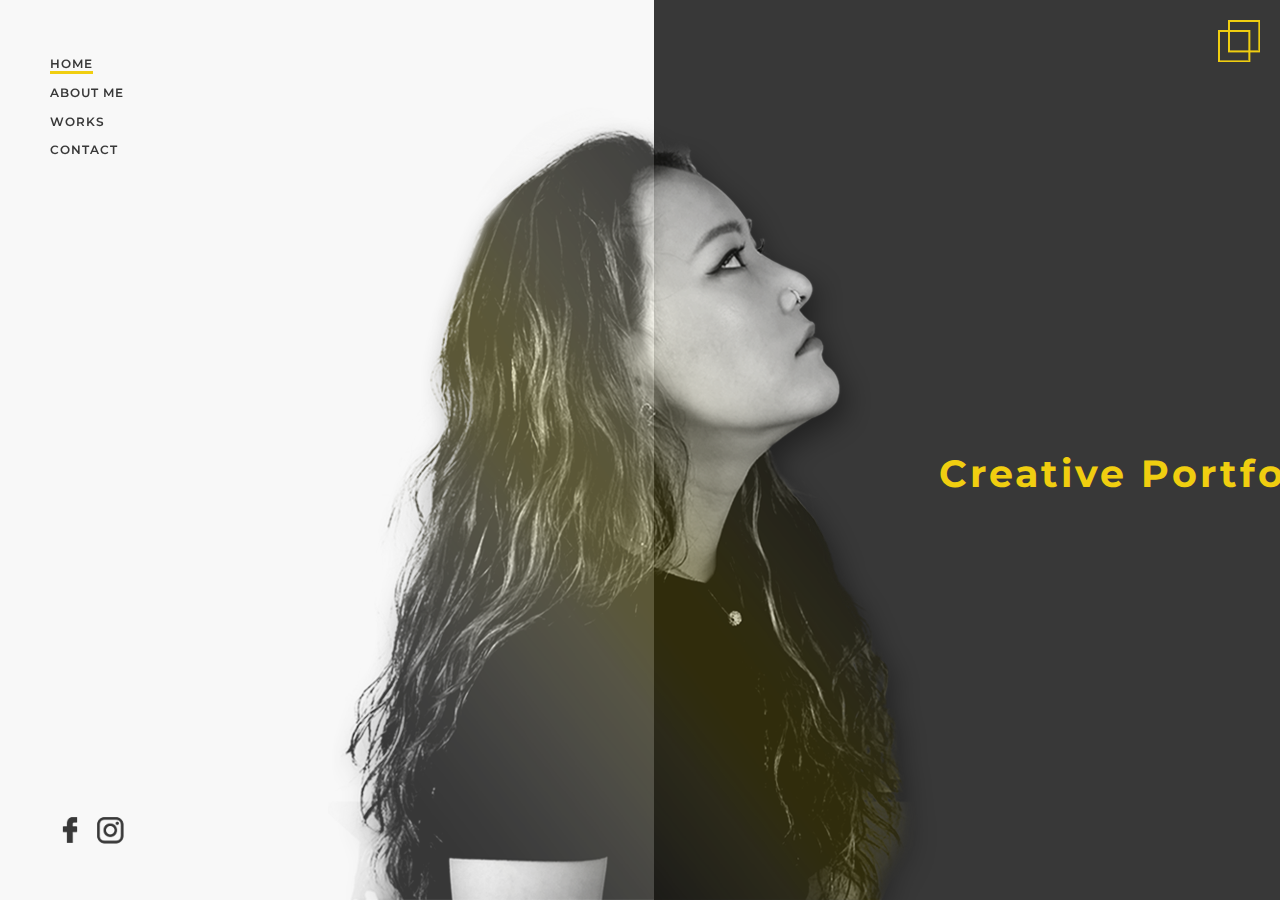
<file: index.html>
<!doctype html>
<html lang="ko">
	<head>
		<meta charset="utf-8">
		<title>Heesu's Portfolio</title>
		<link href="https://fonts.googleapis.com/css2?family=Montserrat:ital,wght@0,400;0,500;0,600;0,700;1,400;1,500;1,600;1,700&family=Nanum+Gothic:wght@400;700;800&display=swap" rel="stylesheet">
		<link href="css/common.css" rel="stylesheet">
		<link href="css/index.css" rel="stylesheet">
		<script src="js/jquery-1.12.3.js"></script>
		<script src="js/common.js"></script>
		<script src="js/index.js"></script>
	</head>
	<body>
		<header>
			<ul>
				<li><a class="hover" href="index.html">HOME</a></li>
				<li><a href="aboutme.html">ABOUT ME</a></li>
				<li class="works"><a href="#" >WORKS</a>
					<ul class="sub">
						<li><a href="logo.html">- LOGOFOLIO</a></li>
						<li><a href="web.html">- WEB DESIGN</a></li>
						<li><a href="print.html">- PRINT PRODUCT</a></li>
					</ul>
				</li>
				<li><a href="contact.html">CONTACT</a></li>
			</ul>
			<img src="images/mark.png" alt="mark">
		</header>

		<section class="index">
			<h1>Creative Portfolio</h1>
			<h2>Heesu Park /  Designer & Publisher</h2>
			<a href="http://facebook.com" target="_blank"><img src="images/facebook.png" alt="facebook"></a>
			<a href="http://instagram.com" target="_blank"><img src="images/instagram.png" alt="instagram"></a>
			<p></p>
		</section>
	</body>
</html>
</file>
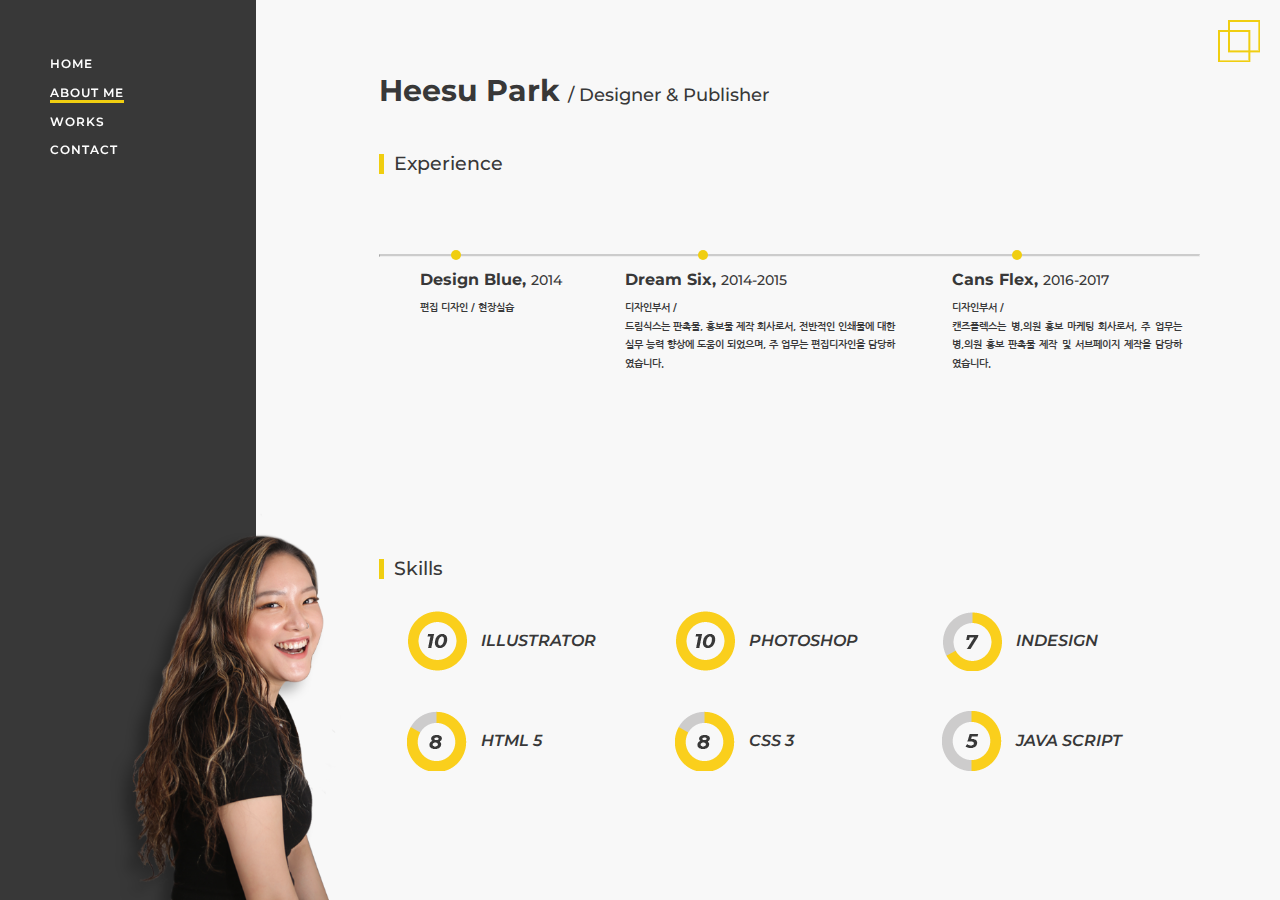
<file: aboutme.html>
<!doctype html>
<html lang="ko">

<head>
	<meta charset="utf-8">
	<title>Heesu's Portfolio</title>
	<link href="https://fonts.googleapis.com/css2?family=Montserrat:ital,wght@0,400;0,500;0,600;0,700;1,400;1,500;1,600;1,700&family=Nanum+Gothic:wght@400;700;800&display=swap" rel="stylesheet">
	<link href="css/common.css" rel="stylesheet">
	<link href="css/aboutme.css" rel="stylesheet">
	<script src="js/jquery-1.12.3.js"></script>
	<script src="js/common.js"></script>
</head>

<body>
	<header>
		<ul>
			<li><a href="index.html">HOME</a></li>
			<li><a class="hover" href="aboutme.html">ABOUT ME</a></li>
			<li class="works"><a href="#">WORKS</a>
				<ul class="sub">
					<li><a href="logo.html">- LOGOFOLIO</a></li>
					<li><a href="web.html">- WEB DESIGN</a></li>
					<li><a href="print.html">- PRINT PRODUCT</a></li>
				</ul>
			</li>
			<li><a href="contact.html">CONTACT</a></li>
		</ul>
		<img src="images/mark.png" alt="mark">
	</header>

	<div class="aboutme">
		<div class="bg"></div>
		<img src="images/aboutme-img.png" alt="aboutme-img">
		<section class="page1">
			<h2>Heesu Park <span> / Designer & Publisher</span></h2>
			<div class="experience">
				<p></p>
				<h3>Experience</h3>
				<hr>
				<ul>
					<li>
						<p class="circle"></p>
						<h4>Design Blue, <span>2014</span></h4>
						<p>편집 디자인 / 현장실습</p>
					</li>
					<li>
						<p class="circle"></p>
						<h4>Dream Six, <span>2014-2015</span></h4>
						<p>디자인부서 /<br>
							드림식스는 판촉물, 홍보물 제작 회사로서, 전반적인 인쇄물에 대한 실무 능력 향상에 도움이
							되었으며, 주 업무는 편집디자인을 담당하였습니다.</p>
					</li>
					<li>
						<p class="circle"></p>
						<h4>Cans Flex, <span>2016-2017</span></h4>
						<p>디자인부서 /<br>
							캔즈플렉스는 병,의원 홍보 마케팅 회사로서, 주 업무는 병,의원 홍보 판촉물 제작 및 서브페이지
							제작을 담당하였습니다.</p>
					</li>
				</ul>
			</div>
			<div class="skills">
				<p></p>
				<h3>Skills</h3>
				<ul>
					<li>
						<img src="images/illustrator.png" alt="icon">
						<p>ILLUSTRATOR</p>
					</li>
					<li>
						<img src="images/illustrator.png" alt="icon">
						<p>PHOTOSHOP</p>
					</li>
					<li>
						<img src="images/indesign.png" alt="icon">
						<p>INDESIGN</p>
					</li>
					<li>
						<img src="images/html5.png" alt="icon">
						<p>HTML 5</p>
					</li>
					<li>
						<img src="images/html5.png" alt="icon">
						<p>CSS 3</p>
					</li>
					<li>
						<img src="images/java.png" alt="icon">
						<p>JAVA SCRIPT</p>
					</li>
				</ul>
			</div>
			<!-- <p><img src="images/aboutme-next.png" alt="next-icon"></p> -->
		</section>
	</div>
</body>

</html>
</file>
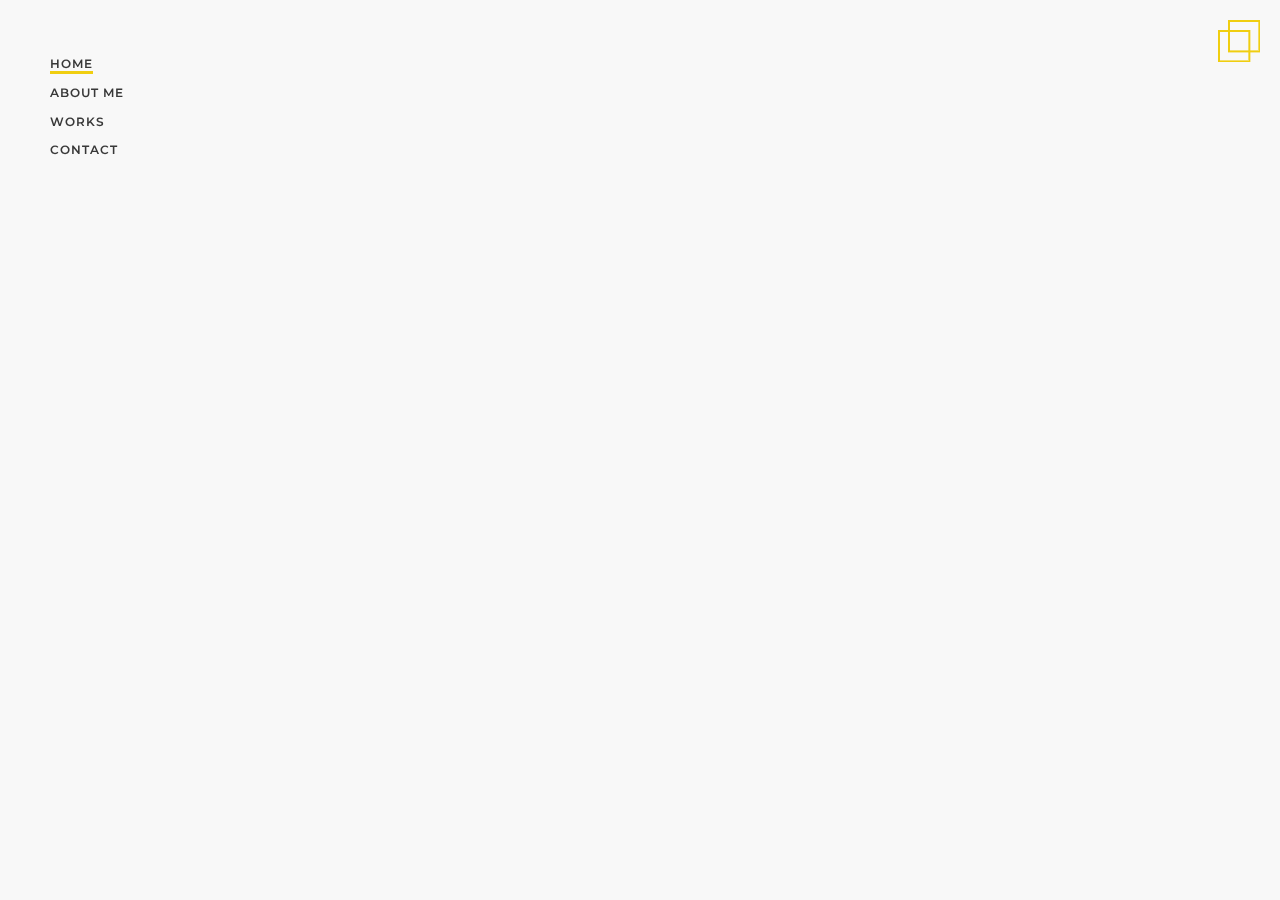
<file: common.html>
<!doctype html>
<html lang="ko">
	<head>
		<meta charset="utf-8">
		<title>Heesu's Portfolio</title>
		<link href="https://fonts.googleapis.com/css2?family=Montserrat:ital,wght@0,400;0,500;0,600;0,700;1,400;1,500;1,600;1,700&family=Nanum+Gothic:wght@400;700;800&display=swap" rel="stylesheet">
		<link href="css/common.css" rel="stylesheet">
		<link href="css/index.css" rel="stylesheet">
		<script src="js/jquery-1.12.3.js"></script>
		<script src="js/common.js"></script>
	</head>
	<body>
		<header>
			<ul>
				<li><a class="hover" href="index.html">HOME</a></li>
				<li><a href="aboutme.html">ABOUT ME</a></li>
				<li class="works"><a href="#" >WORKS</a>
					<ul class="sub">
						<li><a href="logo.html">- LOGOFOLIO</a></li>
						<li><a href="web.html">- WEB DESIGN</a></li>
						<li><a href="print.html">- PRINT PRODUCT</a></li>
					</ul>
				</li>
				<li><a href="contact.html">CONTACT</a></li>
			</ul>
			<img src="images/mark.png" alt="mark">
		</header>
	</body>
</html>
</file>
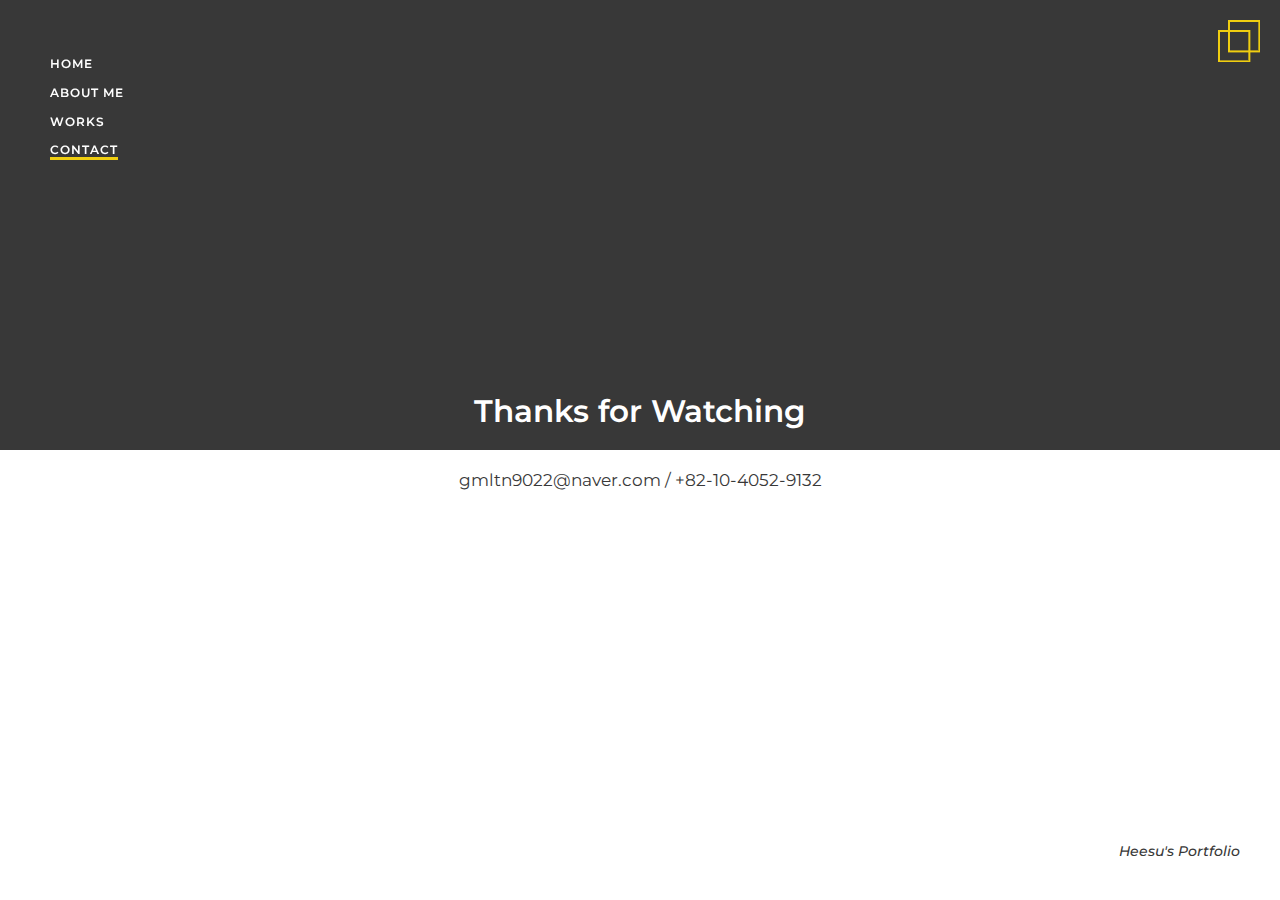
<file: contact.html>
<!doctype html>
<html lang="ko">
	<head>
		<meta charset="utf-8">
		<title>Heesu's Portfolio</title>
		<link href="https://fonts.googleapis.com/css2?family=Montserrat:ital,wght@0,400;0,500;0,600;0,700;1,400;1,500;1,600;1,700&family=Nanum+Gothic:wght@400;700;800&display=swap" rel="stylesheet">
		<link href="css/common.css" rel="stylesheet">
		<link href="css/contact.css" rel="stylesheet">
		<script src="js/jquery-1.12.3.js"></script>
		<script src="js/common.js"></script>
	</head>
	<body>
		<header>
			<ul>
				<li><a href="index.html">HOME</a></li>
				<li><a href="aboutme.html">ABOUT ME</a></li>
				<li class="works"><a href="#" >WORKS</a>
					<ul class="sub">
						<li><a href="logo.html">- LOGOFOLIO</a></li>
						<li><a href="web.html">- WEB DESIGN</a></li>
						<li><a href="print.html">- PRINT PRODUCT</a></li>
					</ul>
				</li>
				<li><a href="contact.html" class="hover">CONTACT</a></li>
			</ul>
			<img src="images/mark.png" alt="mark">
		</header>
		
		<section class="contact">
			<div><h1>Thanks for Watching</h1></div>
			<div><h2>gmltn9022@naver.com / +82-10-4052-9132</h2></div>
			<p>Heesu's Portfolio</p>
		</section>
	</body>
</html>
</file>
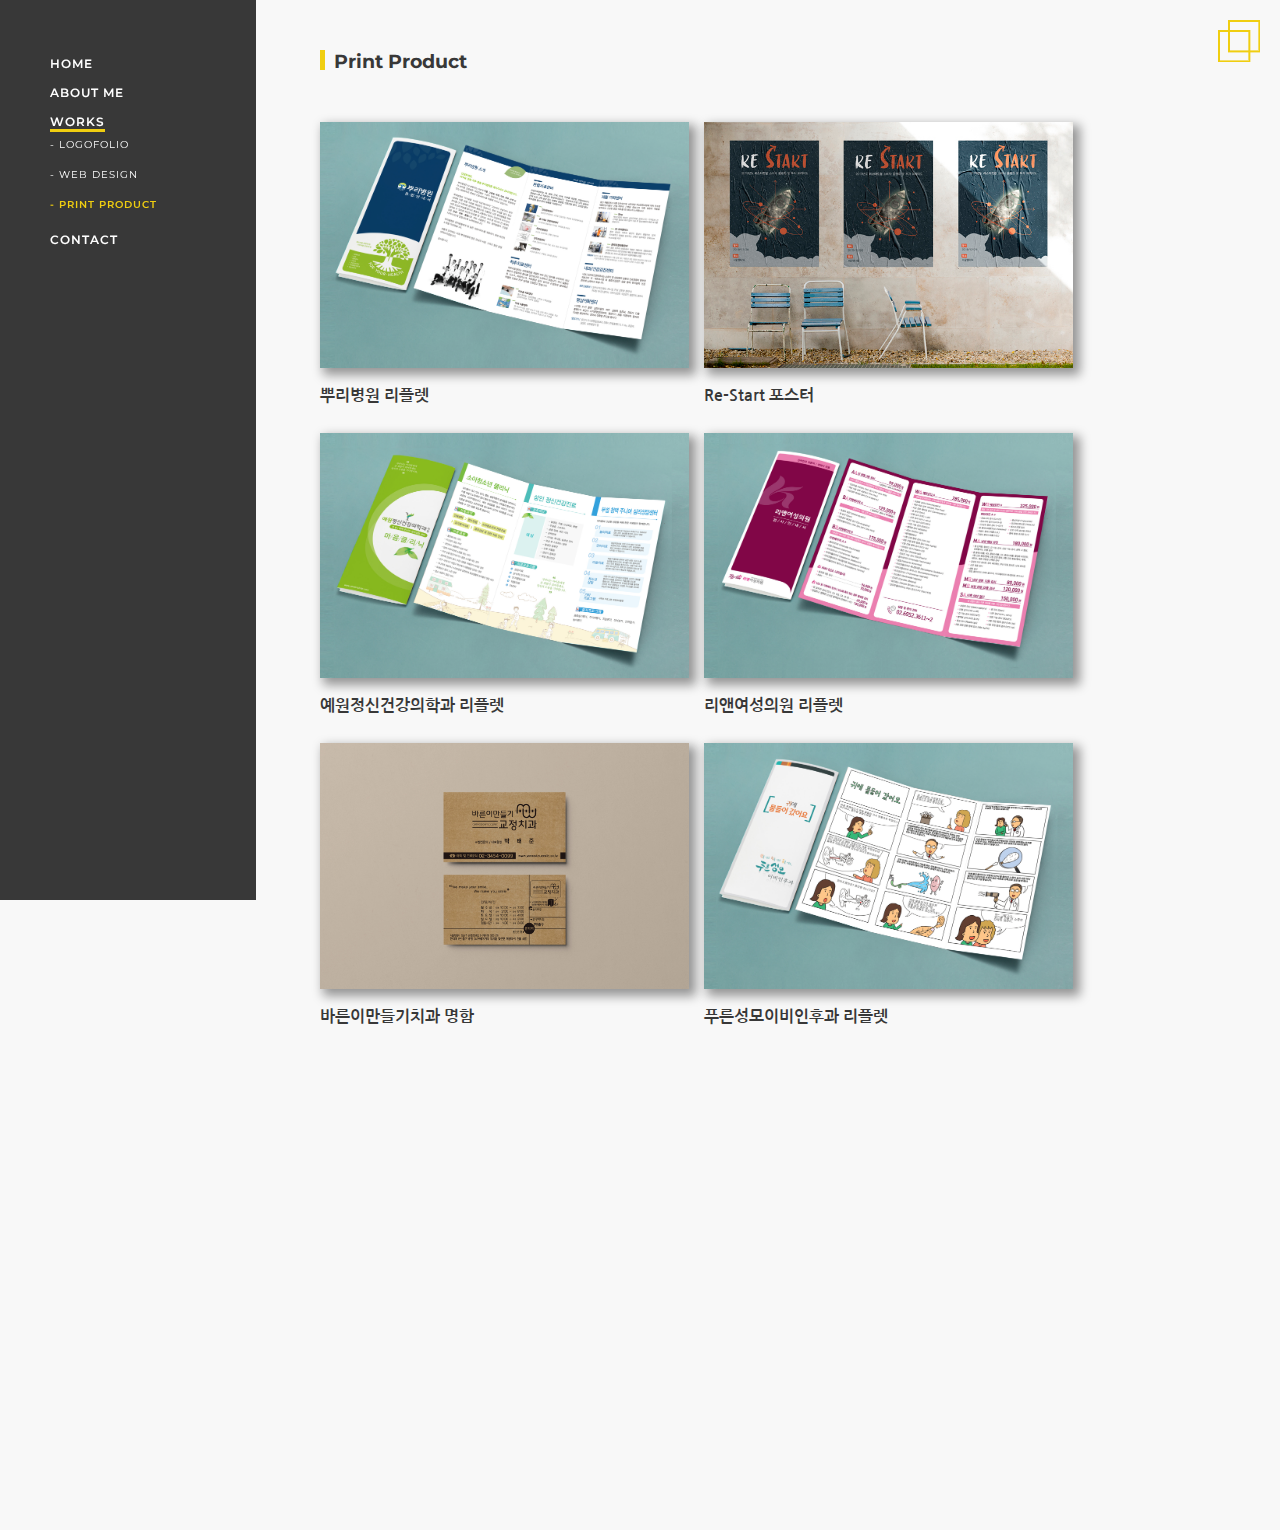
<file: print.html>
<!doctype html>
<html lang="ko">

<head>
	<meta charset="utf-8">
	<title>Heesu's Portfolio</title>
	<link href="https://fonts.googleapis.com/css2?family=Montserrat:ital,wght@0,400;0,500;0,600;0,700;1,400;1,500;1,600;1,700&family=Nanum+Gothic:wght@400;700;800&display=swap" rel="stylesheet">
	<link href="css/common.css" rel="stylesheet">
	<link href="css/print.css" rel="stylesheet">
	<script src="js/jquery-1.12.3.js"></script>
	<script src="js/works.js"></script>
</head>

<body>
	<header>
		<ul>
			<li><a href="index.html">HOME</a></li>
			<li><a href="aboutme.html">ABOUT ME</a></li>
			<li class="works"><a href="#" class="hover">WORKS</a>
				<ul class="sub">
					<li><a href="logo.html">- LOGOFOLIO</a></li>
					<li><a href="web.html">- WEB DESIGN</a></li>
					<li><a href="print.html" class="hover-sub">- PRINT PRODUCT</a></li>
				</ul>
			</li>
			<li><a href="contact.html">CONTACT</a></li>
		</ul>
		<img src="images/mark.png" alt="mark">
	</header>

	<div class="print">
		<div class="bg"></div>
		<section class="web-cover">
			<p></p>
			<h3>Print Product</h3>
			<ul>
				<li>
					<img src="images/print1.jpg" alt="print1">
					<p>뿌리병원 리플렛</p>
				</li>
				<li>
					<img src="images/print2.jpg" alt="print2">
					<p>Re-Start 포스터</p>
				</li>
				<li>
					<img src="images/print3.jpg" alt="print3">
					<p>예원정신건강의학과 리플렛</p>
				</li>
				<li>
					<img src="images/print4.jpg" alt="print4">
					<p>리앤여성의원 리플렛</p>
				</li>
				<li>
					<img src="images/print5.jpg" alt="print5">
					<p>바른이만들기치과 명함</p>
				</li>
				<li>
					<img src="images/print6.jpg" alt="print6">
					<p>푸른성모이비인후과 리플렛</p>
				</li>
			</ul>
		</section>
	</div>
</body>

</html>
</file>
<file: css/common.css>
@charset "uft-8";

* {
	margin: 0 auto;
	color: #383838;
}

body {
	font-family: 'Montserrat', 'Nanum Gothic', sans-serif;
	background-color: #f8f8f8;
	font-size: 100%;
}

ul {
	padding: 0;
}

li {
	list-style: none;
}

a {
	text-decoration: none;
	color: inherit;
}

img {
	vertical-align: top;
}

/* header */

header {
	width: 100%;
	position: relative;
	top: 0;
	z-index: 20;
}

header>ul {
	padding-left: 50px;
	padding-top: 50px;
	position: fixed;
}

header>ul>li {
	line-height: 2.5;
	font-weight: 600;
	color: #fff;
	letter-spacing: 1px;
	font-size: 0.9vw;
}

header>ul>li>a:hover {
	border-bottom: 3px solid #f0ce10;
}

.hover {
	border-bottom: 3px solid #f0ce10;
}

.sub>li {
	height: 30px;
	line-height: 140%;
	color: #fff;
	letter-spacing: 1px;
	font-size: 0.9vw;
}

.sub>li>a {
	font-weight: normal;
	font-size: 0.9em;
}

.sub>li>a:hover {
	color: #f0ce10;
	font-weight: 600;
}

.hover-sub {
	color: #f0ce10;
	font-weight: 600 !important;
}

header>img {
	position: absolute;
	top: 20px;
	right: 20px;
}
</file>
<file: css/index.css>
@charset "uft-8";

header>ul>li, .sub>li {
	color: inherit;
}

.sub>li>a {
	font-weight: 500;
}

.index {
	width: 100%;
	height: 100%;
	background: url(../images/index-bg.png) no-repeat center center;
	background-size: cover;
	position: absolute;
	top: 0;
	overflow: hidden;
}

.index>h1 {
	position: relative;
	color: #f0ce10;
	right: 5%;
	top: 50%;
	font-size: 3vw;
	text-align: right;
	letter-spacing: 3px;
}

.index>h2 {
	position: relative;
	color: #fff;
	right: 5%;
	top: 51%;
	font-size: 1.3vw;
	text-align: right;
	font-weight: normal;
}

.index>a {
	display: inline-block;
	width: 40px;
	height: 40px;
	position: absolute;
	bottom: 50px;
	left: 50px;
	z-index: 10;
}

.index>a>img {
	width: 100%;
}

.index>a:nth-child(4) {
	left: 90px;
}

.index>p {
	width: 100%;
	height: 100%;
	background: url(../images/main-img1.png) no-repeat center center;
	background-size: cover;
	position: absolute;
	top: 0;
}
</file>
<file: css/aboutme.css>
@charset "uft-8";

.aboutme {
	width: 100%;
	height: 100%;
	position: absolute;
	top: 0;
	overflow: hidden;
}

.aboutme>img {
	position: absolute;
	bottom: 0;
	left: 8%;
	width: 20%;
}

.bg {
	width: 20%;
	height: 100%;
	background-color: #383838;
	margin: 0;
	float: left;
}

.page1 {
	width: 80%;
	height: 100%;
	float: left;
}

.page1>h2 {
	position: relative;
	left: 12%;
	top: 8%;
	font-size: 30px;
}

.page1>h2>span {
	font-weight: 500;
	font-size: 18px;
}

.experience {
	position: relative;
	top: 13%;
	left: 12%;
	width: 80%;
	height: 30%;
	/* border: 1px solid red; */
	margin: 0;
}

.experience>p:first-child {
	width: 5px;
	height: 20px;
	background-color: #f0ce10;
	margin: 0;
	display: inline-block;
	position: absolute;
	top: 0;
}

.experience>h3 {
	display: inline-block;
	line-height: 20px;
	position: absolute;
	top: 0;
	left: 15px;
	font-weight: 500;
}

.experience>hr {
	border-top: 2px solid #ccc;
	width: 100%;
	position: absolute;
	top: 100px;
}

.experience>ul {
	width: 100%;
	position: absolute;
	top: 100px;
}

.experience>ul>li {
	height: 300px;
	float: left;
	/* border: 1px solid red; */
	position: relative;
	padding: 2% 2% 0 5%;
	box-sizing: border-box;
}

.experience>ul>li:nth-child(1) {
	width: 25%;
}

.experience>ul>li:nth-child(2) {
	width: 40%;
}

.experience>ul>li:nth-child(3) {
	width: 35%;
}


.circle {
	width: 10px;
	height: 10px;
	border-radius: 50%;
	background-color: #f0ce10;
	position: absolute;
	top: -4px;
	left: 35%;
}

.experience>ul>li span {
	font-weight: 500;
	font-size: 0.9em;
}

.experience>ul>li>p:last-child {
	position: relative;
	top: 10px;
	font-size: 0.8vw;
	font-family: 'Nanum Gothic';
	text-align: justify;
	line-height: 1.8;
	font-weight: 700;
}

.skills {
	position: relative;
	top: 28%;
	left: 12%;
	width: 80%;
	height: 40%;
	/* border: 1px solid red; */
	margin: 0;
}

.skills>p:first-child {
	width: 5px;
	height: 20px;
	background-color: #f0ce10;
	margin: 0;
	display: inline-block;
	position: absolute;
	top: 0;
}

.skills>h3 {
	display: inline-block;
	line-height: 20px;
	position: absolute;
	top: 0;
	left: 15px;
	font-weight: 500;
	/* margin-bottom: 10%; */
}

.skills>ul {
	width: 100%;
	padding-left: 1%;
	box-sizing: border-box;
	position: relative;
	top: 9%;
}

.skills>ul>li {
	width: 33%;
	height: 100px;
	float: left;
	padding: 20px;
	box-sizing: border-box;
	/* border: 1px solid red; */
}

.skills>ul>li>p {
	display: inline;
	line-height: 60px;
	font-weight: 600;
	font-style: italic;
	padding-left: 10px;
}

.page1>p {
	/* height: 100%; */
	position: absolute;
	top: 48%;
	right: 30px;
	cursor: pointer;
}
</file>
<file: css/contact.css>
@charset "uft-8";

.sub>li>a {
	font-weight: 500;
}

.contact {
	width: 100%;
	height: 100%;
	position: absolute;
	top: 0;
	/* overflow: hidden; */
}

.contact>div:nth-child(1) {
	width: 100%;
	height: 50%;
	position: relative;
	top: 0;
	background-color: #383838;
}

.contact>div>h1 {
	width: 100%;
	color: #fff;
	font-size: 2.4vw;
	text-align: center;
	font-weight: 600;
	position: absolute;
	bottom: 20px;
}

.contact>div:nth-child(2) {
	width: 100%;
	height: 50%;
	position: relative;
	top: 0;
	background-color: #fff;
}

.contact>div>h2 {
	width: 100%;
	color: #fff;
	font-size: 1.3vw;
	text-align: center;
	font-weight: normal;
	color: inherit;
	position: absolute;
	top: 20px;
}

.contact>p {
	position: absolute;
	bottom: 40px;
	right: 40px;
	font-size: 1.1vw;
	font-style: italic;
	font-weight: 500;
}
</file>
<file: css/print.css>
@charset "uft-8";

/* web */

.print {
	width: 100%;
	height: 170%;
	position: absolute;
	top: 0;
}

.bg {
	width: 20%;
	height: 100%;
	background-color: #383838;
	margin: 0;
	position: fixed;
}

.web-cover {
	width: 80%;
	height: 100%;
	position: relative;
	left: 20%;
	padding-left: 5%;
	padding-top: 50px;
	box-sizing: border-box;
	margin: 0;
}

.web-cover>p {
	width: 5px;
	height: 20px;
	background-color: #f0ce10;
	margin: 0;
	display: inline-block;
}

.web-cover>h3 {
	display: inline-block;
	line-height: 20px;
	font-weight: bold;
	position: relative;
	top: -2px;
	left: 5px;
}

.web-cover>ul {
	width: 80%;
	height: 90%;
	margin: 0;
	margin-top: 5%;
}

.web-cover>ul>li {
	width: 48%;
	/* height: 400px; */
	/* border: 1px solid red; */
	margin-right: 2%;
	float: left;
	margin-bottom: 50px;
}

.web-cover>ul>li>img {
	width: 100%;
	box-shadow: 5px 5px 10px 2px rgba(0, 0, 0, 0.4);
}

.web-cover>ul>li>p {
	font-family: 'Nanum Gothic';
	/* font-size: 18px; */
	font-weight: bold;
	position: relative;
	top: 20px;
}
</file>
